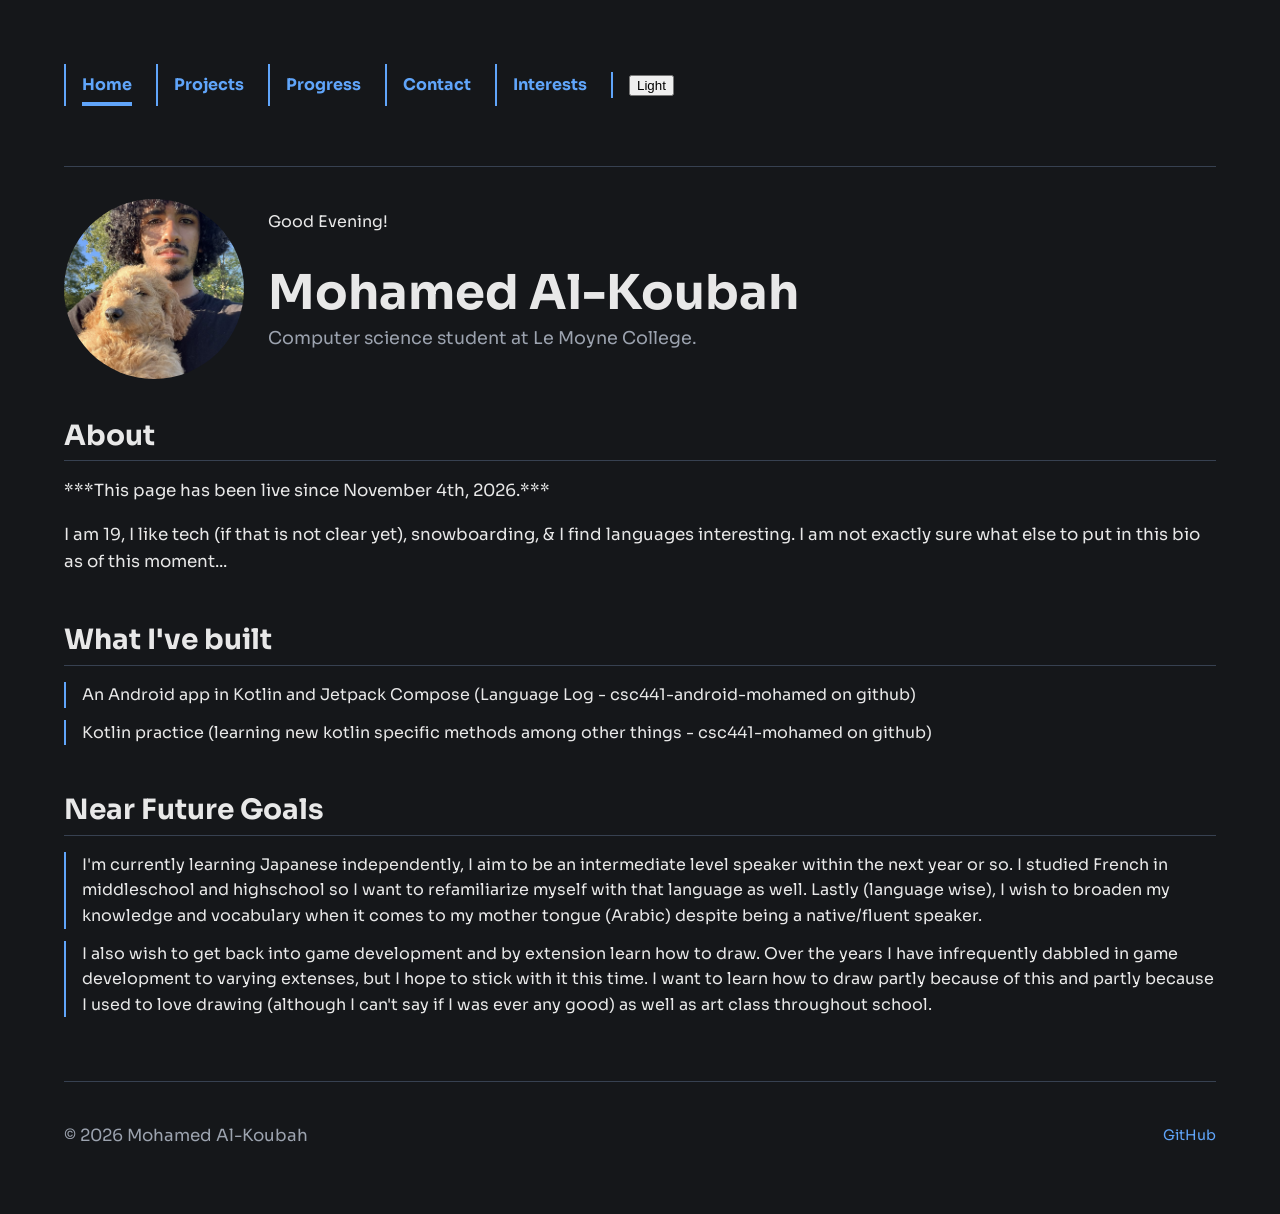
<file: index.html>
<!DOCTYPE html>
<html lang="en">

<head>
   <meta charset="UTF-8">
   <meta name="viewport" content="width=device-width, initial-scale=1.0">
   <title>Mohamed Al-Koubah</title>
   <link rel="icon" href="images/me.jpg"> <!-- icon to remove "favicon.ico" error -->

   <!-- Class 12 · Step 1: a typeface I chose -->
   <link rel="preconnect" href="https://fonts.googleapis.com">
   <link rel="preconnect" href="https://fonts.gstatic.com" crossorigin>
   <link href="https://fonts.googleapis.com/css2?family=Sora:wght@100..800&display=swap" rel="stylesheet">
   <link rel="stylesheet" href="styles.css">
   <!-- Class 15 - Step 1: my third file-->
   <script src="script.js" defer>

   </script>
</head>

<body>
   <!-- Class 13 - Step 2: navigation -->
   <nav>
      <ul>
         <li><a href="index.html" class="current">Home</a></li>
         <li><a href="projects.html">Projects</a></li>
         <li><a href="progress.html">Progress</a></li>
         <li><a href="contact.html">Contact</a></li>
         <li><a href="interests.html">Interests</a></li>
         <!-- Class 15 - Step 3: the theme button -->
         <li><button id="theme-toggle" type="button">Light</button></li>
      </ul>
   </nav>
   <!-- Class 11: Step 2: the page content -->
   <header>
      <!-- Class 12: Step 3: an image -->
      <img src="images/me.jpg" alt="Portrait of Mohamed Al-Koubah." class="portrait">
      <!-- Lab 12 · Task 1: group the text so it stacks beside the photo -->
      <div>
         <!-- Lab 15 - Step 5: one more thing that reacts (dynamic greeting!) -->
         <span id="greeting"></span>
         <h1>Mohamed Al-Koubah</h1>
         <p>Computer science student at Le Moyne College.</p>
      </div>

   </header>

   <main>

      <section>
         <h2>About</h2>
         <!-- Lab 17 - Task 3: something I can see -->
         <p>***This page has been live since November 4th, 2026.***</p>
         <p>I am 19, I like tech (if that is not clear yet), snowboarding, & I find languages interesting.
            I am not exactly sure what else to put in this bio as of this moment...
         </p>
      </section>

      <section>
         <h2>What I've built</h2>
         <ul>
            <li>An Android app in Kotlin and Jetpack Compose (Language Log - csc441-android-mohamed on github)</li>
            <li>Kotlin practice (learning new kotlin specific methods among other things - csc441-mohamed on github)
            </li>
         </ul>
      </section>

      <!-- Lab 11 · Task 2: a third section */ -->
      <section>
         <h2>Near Future Goals</h2>
         <ul>
            <li>
               I'm currently learning Japanese independently, I aim to be an intermediate level speaker within the next
               year or so.
               I studied French in middleschool and highschool so I want to refamiliarize myself with that language as
               well.
               Lastly (language wise), I wish to broaden my knowledge and vocabulary when it comes to my mother tongue
               (Arabic) despite being a native/fluent speaker.
            </li>

            <li>
               I also wish to get back into game development and by extension learn how to draw.
               Over the years I have infrequently dabbled in game development to varying extenses, but I hope to stick
               with it this time.
               I want to learn how to draw partly because of this and partly because I used to love drawing (although I
               can't say if I was ever any good) as well as art class throughout school.
            </li>
         </ul>
      </section>

   </main>

   <!-- Lab 12 · Task 3: two things in the footer -->
   <footer>
      <!-- Class 15 - Step 2: the year, written by JavaScript -->
      <p>© <span id="year"></span> Mohamed Al-Koubah</p>
      <!-- Lab 11 · Task 3: a link off my page -->
      <a href="https://github.com/kobadevv" target="_blank" rel="noopener">GitHub</a>
   </footer>
</body>

</html>
</file>
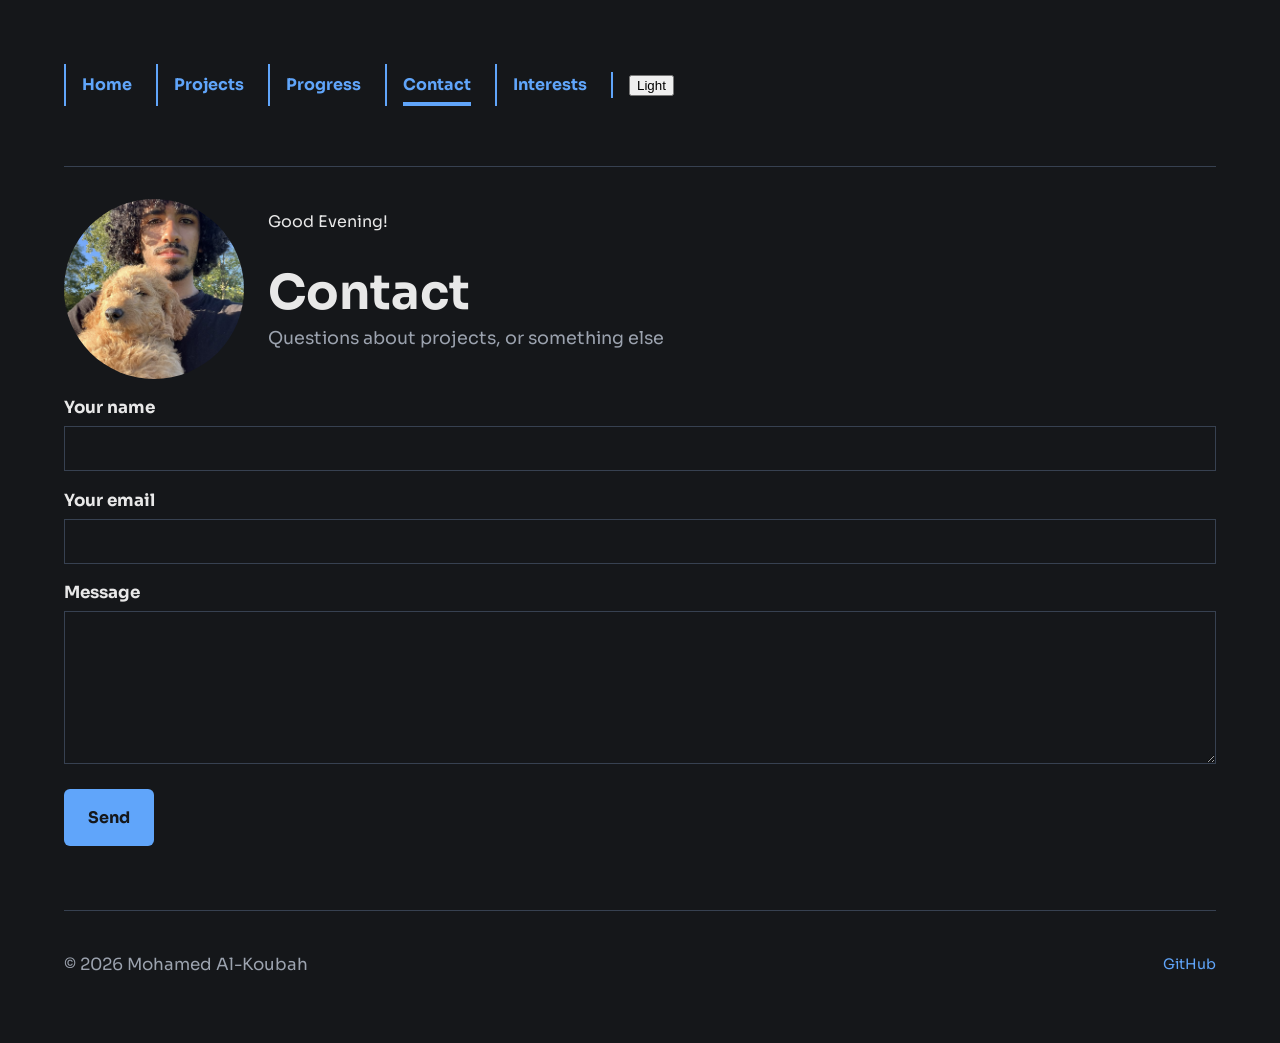
<file: contact.html>
<!DOCTYPE html>
<html lang="en">

<head>

    <meta charset="UTF-8">
    <meta name="viewport" content="width=device-width, initial-scale=1.0">

    <!-- Class 16 - Step 1: the contact link -->
    <title>Contact - Mohamed Al-Koubah</title>
    <link rel="icon" href="images/me.jpg"> <!-- icon to remove "favicon.ico" error -->

    <!-- Class 12 · Step 1: a typeface I chose -->
    <link rel="preconnect" href="https://fonts.googleapis.com">
    <link rel="preconnect" href="https://fonts.gstatic.com" crossorigin>
    <link href="https://fonts.googleapis.com/css2?family=Sora:wght@100..800&display=swap" rel="stylesheet">
    <link rel="stylesheet" href="styles.css">
    <!-- Class 15 - Step 1: my third file-->
    <script src="script.js" defer>

    </script>
</head>

<body>
    <!-- Class 13 - Step 2: navigation -->
    <nav>
        <ul>
            <li><a href="index.html">Home</a></li>
            <li><a href="projects.html">Projects</a></li>
            <li><a href="progress.html">Progress</a></li>
            <!-- Class 16 - Step 1: the contact link -->
            <li><a href="contact.html" class="current">Contact</a></li>
            <li><a href="interests.html">Interests</a></li>
            <!-- Class 15 - Step 3: the theme button -->
            <li><button id="theme-toggle" type="button">Light</button></li>
        </ul>
    </nav>
    <header>
        <!-- Class 12: Step 3: an image -->
        <img src="images/me.jpg" alt="Portrait of Mohamed Al-Koubah." class="portrait">
        <!-- Lab 12 · Task 1: group the text so it stacks beside the photo -->
        <div class="header-text">
            <!-- Lab 15 - Step 5: one more thing that reacts (dynamic greeting!) -->
            <span id="greeting"></span>
            <h1>Contact</h1>
            <p>Questions about projects, or something else</p>
        </div>
    </header>

    <main>
        <!-- Class 16 - Step 2: a form -->
        <!-- Class 18 - Step 1: let Netlify handle the submission -->
        <form id="contact-form" name="contact" method="POST" data-netlify="true" netlify-honeypot="bot-field"
            action="/thanks.html">
            <p class="hidden-field">
                <label>Leave this empty: <input name="bot-field" type="text"></label>
            </p>

            <p>
                <label for="name">Your name</label>
                <input id="name" name="name" type="text" required>
            </p>

            <p>
                <label for="email">Your email</label>
                <input id="email" name="email" type="email" required>
            </p>

            <p>
                <label for="message">Message</label>
                <textarea id="message" name="message" rows="5" required></textarea>
            </p>

            <button type="submit">Send</button>


        </form>

        <p id="form-status" role="status"></p>

    </main>

    <!-- Lab 12 · Task 3: two things in the footer -->
    <footer>
        <!-- Class 15 - Step 2: the year, written by JavaScript -->
        <p>© <span id="year"></span> Mohamed Al-Koubah</p>
        <!-- Lab 11 · Task 3: a link off my page -->
        <a href="https://github.com/kobadevv" target="_blank" rel="noopener">GitHub</a>
    </footer>
</body>

</html>
</file>
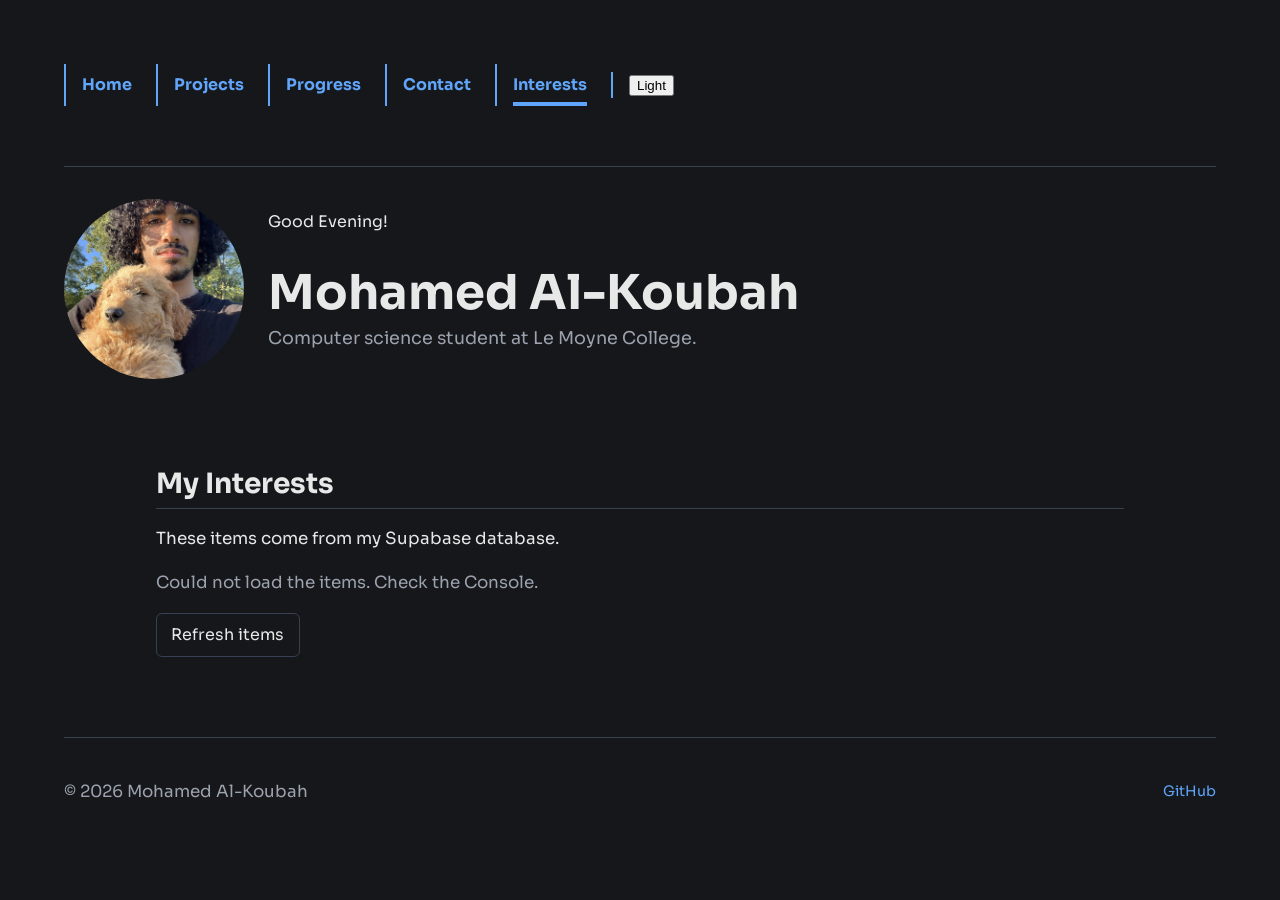
<file: interests.html>
<!DOCTYPE html>
<html lang="en">

<head>
    <meta charset="UTF-8">
    <meta name="viewport" content="width=device-width, initial-scale=1.0">
    <title>Mohamed Al-Koubah</title>
    <link rel="icon" href="images/me.jpg"> <!-- icon to remove "favicon.ico" error -->

    <!-- Class 12 · Step 1: a typeface I chose -->
    <link rel="preconnect" href="https://fonts.googleapis.com">
    <link rel="preconnect" href="https://fonts.gstatic.com" crossorigin>
    <link href="https://fonts.googleapis.com/css2?family=Sora:wght@100..800&display=swap" rel="stylesheet">
    <link rel="stylesheet" href="styles.css">
    <!-- Class 15 - Step 1: my third file-->
    <script src="script.js" defer></script>
    <!-- Class 20 · Step 2: API connection, then API page -->
    <script src="config.js" defer></script>
    <script src="interests.js" defer></script>
</head>

<body>
    <!-- Class 13 - Step 2: navigation -->
    <nav>
        <ul>
            <li><a href="index.html">Home</a></li>
            <li><a href="projects.html">Projects</a></li>
            <li><a href="progress.html">Progress</a></li>
            <li><a href="contact.html">Contact</a></li>
            <li><a href="interests.html" class="current">Interests</a></li>
            <!-- Class 15 - Step 3: the theme button -->
            <li><button id="theme-toggle" type="button">Light</button></li>
        </ul>
    </nav>
    <!-- Class 11: Step 2: the page content -->
    <header>
        <!-- Class 12: Step 3: an image -->
        <img src="images/me.jpg" alt="Portrait of Mohamed Al-Koubah." class="portrait">
        <!-- Lab 12 · Task 1: group the text so it stacks beside the photo -->
        <div>
            <!-- Lab 15 - Step 5: one more thing that reacts (dynamic greeting!) -->
            <span id="greeting"></span>
            <h1>Mohamed Al-Koubah</h1>
            <p>Computer science student at Le Moyne College.</p>
        </div>

    </header>

    <main>

        <!-- Class 20 · Step 1: add inside the existing <main> on interests.html -->
        <section class="interests-section">
            <h2>My Interests</h2>
            <p>These items come from my Supabase database.</p>
            <p id="showcase-status" role="status">Waiting to load...</p>
            <p id="showcase-count"></p>
            <!-- Lab 20 · Task 2: ask the API again -->
            <button id="showcase-refresh" type="button">Refresh items</button>
            <div id="showcase-grid" class="showcase-grid"></div>
        </section>

    </main>

    <!-- Lab 12 · Task 3: two things in the footer -->
    <footer>
        <!-- Class 15 - Step 2: the year, written by JavaScript -->
        <p>© <span id="year"></span> Mohamed Al-Koubah</p>
        <!-- Lab 11 · Task 3: a link off my page -->
        <a href="https://github.com/kobadevv" target="_blank" rel="noopener">GitHub</a>
    </footer>
</body>

</html>
</file>
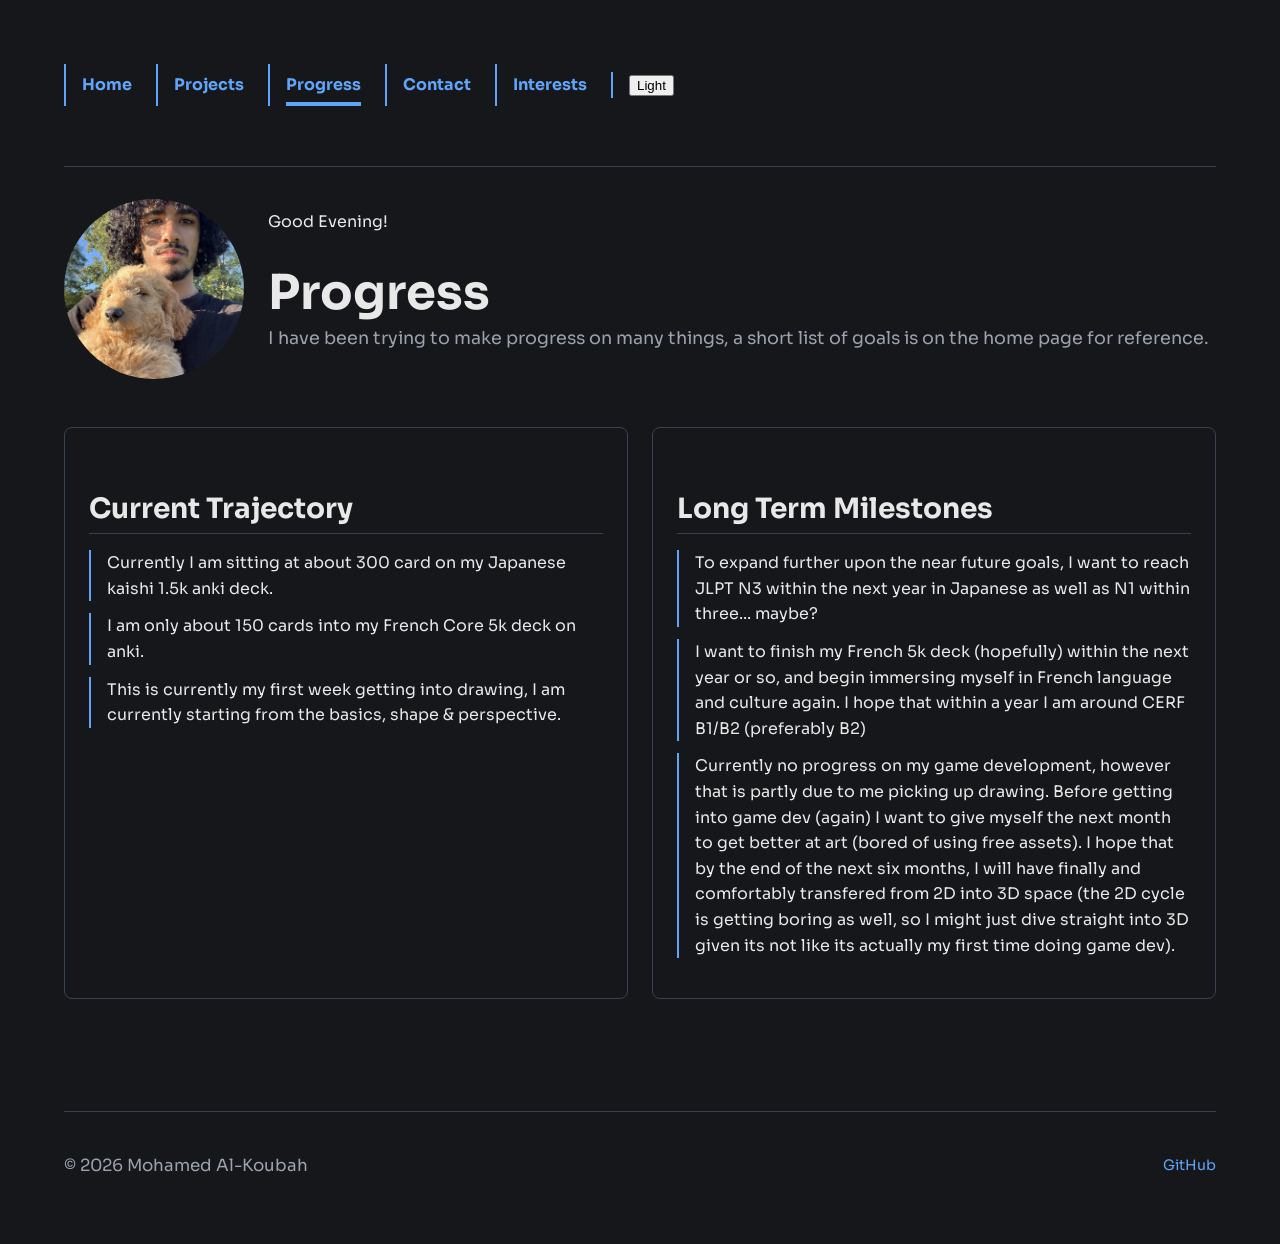
<file: progress.html>
<!DOCTYPE html>
<html lang="en">

<head>
    <meta charset="UTF-8">
    <meta name="viewport" content="width=device-width, initial-scale=1.0">
    <!-- Lab 13 - Step 2: my third page -->
    <title>Projects - Mohamed Al-Koubah</title>
    <link rel="icon" href="images/me.jpg"> <!-- icon to remove "favicon.ico" error -->

    <!-- Class 12 · Step 1: a typeface I chose -->
    <link rel="preconnect" href="https://fonts.googleapis.com">
    <link rel="preconnect" href="https://fonts.gstatic.com" crossorigin>
    <link href="https://fonts.googleapis.com/css2?family=Sora:wght@100..800&display=swap" rel="stylesheet">
    <link rel="stylesheet" href="styles.css">
    <!-- Lab 15 · Task 1: my third file -->
    <script src="script.js" defer></script>
</head>

<body>
    <!-- Class 13 - Step 2: navigation -->
    <nav>
        <ul>
            <li><a href="index.html">Home</a></li>
            <li><a href="projects.html">Projects</a></li>
            <li><a href="progress.html" class="current">Progress</a></li>
            <li><a href="contact.html">Contact</a></li>
            <li><a href="interests.html">Interests</a></li>
            <li><button id="theme-toggle" type="button">Light</button></li>
        </ul>
    </nav>
    <!-- Class 11: Step 2: the page content -->
    <header>
        <!-- Class 12: Step 3: an image -->
        <img src="images/me.jpg" alt="Portrait of Mohamed Al-Koubah." class="portrait">
        <!-- Lab 12 · Task 1: group the text so it stacks beside the photo -->
        <div>
            <!-- Lab 15 - Step 5: one more thing that reacts (dynamic greeting!) -->
            <span id="greeting"></span>
            <h1>Progress</h1>
            <p>I have been trying to make progress on many things, a short list of goals is on the home page for
                reference.</p>
        </div>
    </header>

    <main>
        <!-- Lab 14 · Task 3: cards on my reading page -->
        <div class="cards">
            <section class="card">
                <h2>Current Trajectory</h2>
                <ul>
                    <li>
                        Currently I am sitting at about 300 card on my Japanese kaishi 1.5k anki deck.
                    </li>
                    <li>
                        I am only about 150 cards into my French Core 5k deck on anki.
                    </li>
                    <li>
                        This is currently my first week getting into drawing, I am currently starting from the basics,
                        shape & perspective.
                    </li>
                </ul>
            </section>

            <section class="card">
                <h2>Long Term Milestones</h2>
                <ul>
                    <li>
                        To expand further upon the near future goals, I want to reach JLPT N3 within the next year in
                        Japanese as well as N1 within three... maybe?
                    </li>
                    <li>
                        I want to finish my French 5k deck (hopefully) within the next year or so, and begin immersing
                        myself in French language and culture again. I hope that within a year I am around CERF B1/B2
                        (preferably B2)
                    </li>
                    <li>
                        Currently no progress on my game development, however that is partly due to me picking up
                        drawing. Before getting into game dev (again) I want to give myself the next month to get better
                        at art (bored of using free assets).
                        I hope that by the end of the next six months, I will have finally and comfortably transfered
                        from 2D into 3D space (the 2D cycle is getting boring as well, so I might just dive straight
                        into 3D given its not like its actually my first time doing game dev).
                    </li>
                </ul>
            </section>
        </div>
    </main>

    <!-- Lab 12 · Task 3: two things in the footer -->
    <footer>
        <p>© <span id="year"></span> Mohamed Al-Koubah</p>
        <!-- Lab 11 · Task 3: a link off my page -->
        <a href="https://github.com/kobadevv" target="_blank" rel="noopener">GitHub</a>
    </footer>
</body>

</html>
</file>
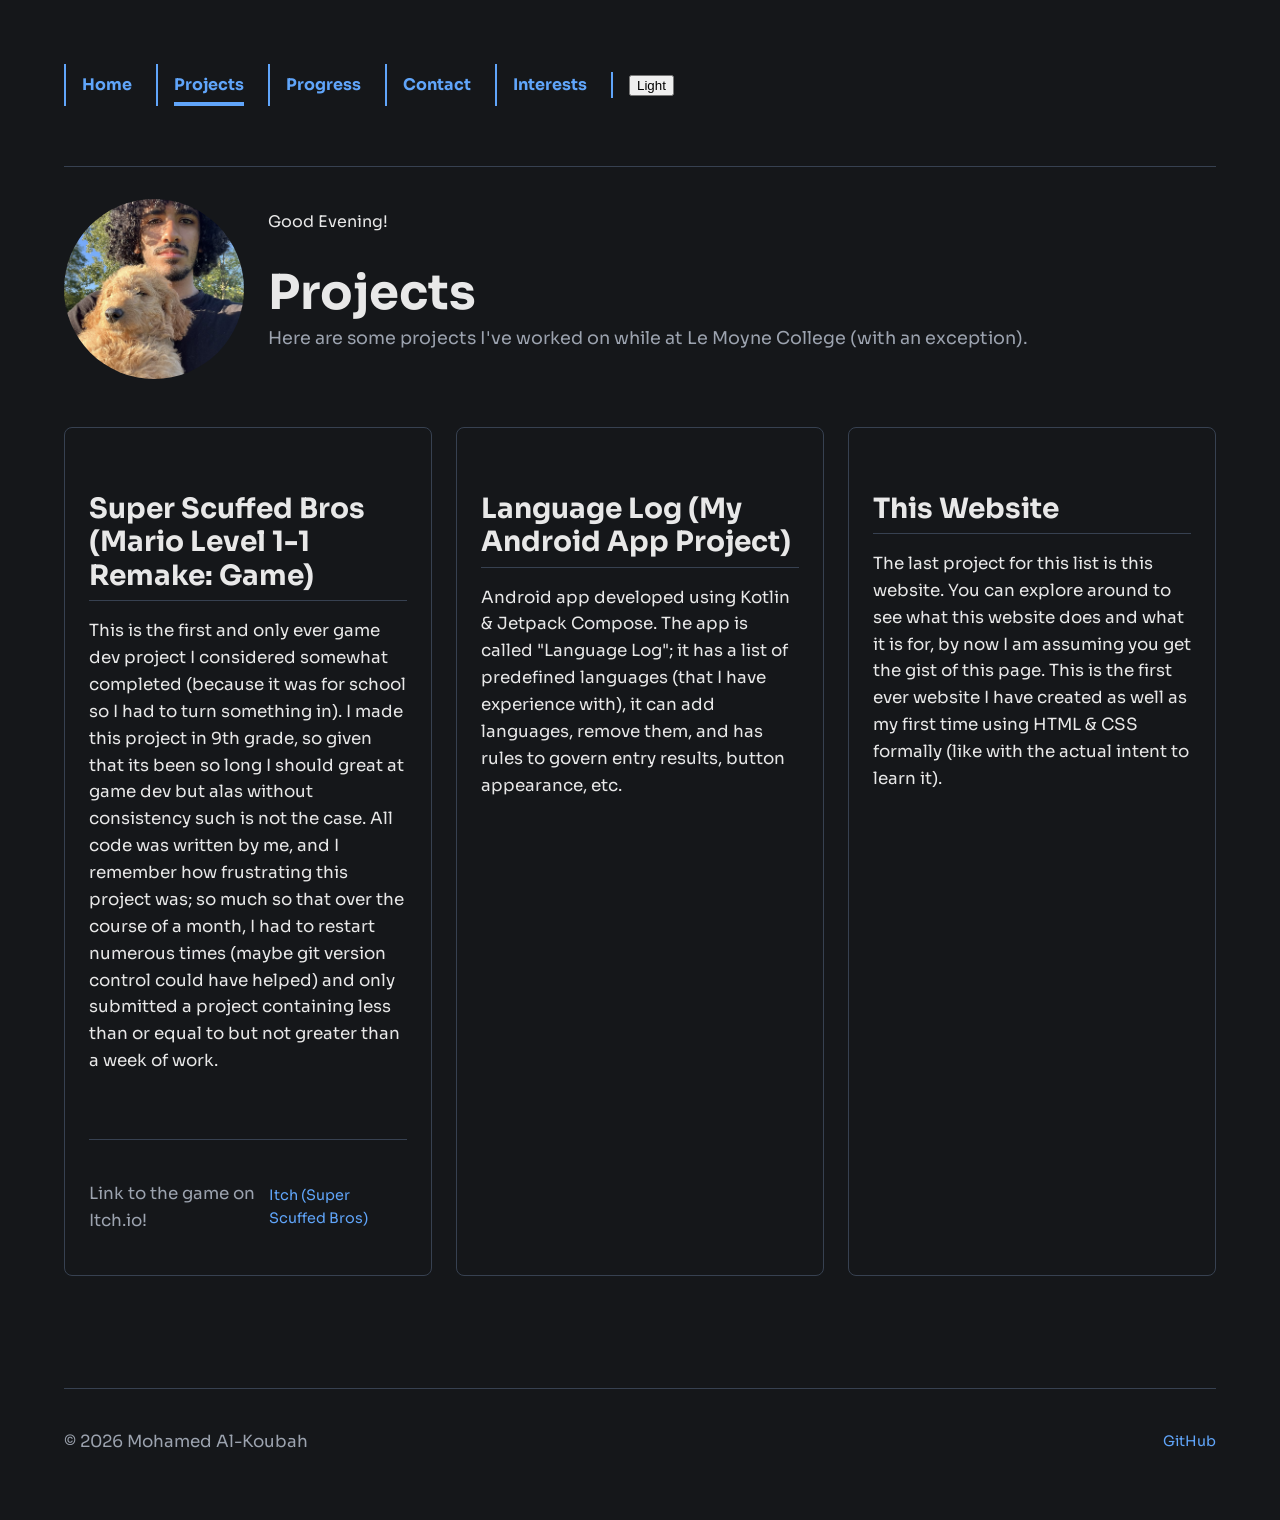
<file: projects.html>
<!DOCTYPE html>
<html lang="en">

<head>
   <meta charset="UTF-8">
   <meta name="viewport" content="width=device-width, initial-scale=1.0">
   <!-- Class 13 - Step 1: my second page -->
   <title>Projects - Mohamed Al-Koubah</title>
   <link rel="icon" href="images/me.jpg"> <!-- icon to remove "favicon.ico" error -->

   <!-- Class 12 · Step 1: a typeface I chose -->
   <link rel="preconnect" href="https://fonts.googleapis.com">
   <link rel="preconnect" href="https://fonts.gstatic.com" crossorigin>
   <link href="https://fonts.googleapis.com/css2?family=Sora:wght@100..800&display=swap" rel="stylesheet">
   <link rel="stylesheet" href="styles.css">
   <!-- Lab 15 · Task 1: my third file -->
   <script src="script.js" defer></script>
</head>

<body>
   <!-- Class 13 - Step 2: navigation -->
   <nav>
      <ul>
         <li><a href="index.html">Home</a></li>
         <li><a href="projects.html" class="current">Projects</a></li>
         <li><a href="progress.html">Progress</a></li>
         <li><a href="contact.html">Contact</a></li>
         <li><a href="interests.html">Interests</a></li>
         <li><button id="theme-toggle" type="button">Light</button></li>
      </ul>
   </nav>
   <!-- Class 11: Step 2: the page content -->
   <header>
      <!-- Class 12: Step 3: an image -->
      <img src="images/me.jpg" alt="Portrait of Mohamed Al-Koubah." class="portrait">
      <!-- Lab 12 · Task 1: group the text so it stacks beside the photo -->
      <div>
         <!-- Lab 15 - Step 5: one more thing that reacts (dynamic greeting!) -->
         <span id="greeting"></span>
         <h1>Projects</h1>
         <p>Here are some projects I've worked on while at Le Moyne College (with an exception).</p>
      </div>
   </header>

   <main>
      <!-- Class 14 · Step 1: a row of cards -->
      <div class="cards">
         <section class="card">
            <h2>Super Scuffed Bros (Mario Level 1-1 Remake: Game)</h2>
            <p>This is the first and only ever game dev project I considered somewhat completed (because it was for
               school so I had to turn something in). I made this project in 9th grade, so given that its been so long I
               should great at game dev but alas without consistency such is not the case. All code was written by me,
               and I remember how frustrating this project was; so much so that over the course of a month, I had to
               restart numerous times (maybe git version control could have helped) and only submitted a project
               containing less than or equal to but not greater than a week of work.</p>
            <footer>
               <p>Link to the game on Itch.io!</p>
               <a href="https://krypticod.itch.io/superscuffedbros" target="_blank" rel="noopener">Itch (Super Scuffed
                  Bros)</a>
            </footer>
         </section>
         <section class="card">
            <h2>Language Log (My Android App Project)</h2>
            <p>Android app developed using Kotlin & Jetpack Compose. The app is called "Language Log"; it has a list of
               predefined languages (that I have experience with), it can add languages, remove them, and has rules to
               govern entry results, button appearance, etc.</p>
         </section>
         <section class="card">
            <h2>This Website</h2>
            <p>The last project for this list is this website. You can explore around to see what this website does and
               what it is for, by now I am assuming you get the gist of this page. This is the first ever website I have
               created as well as my first time using HTML & CSS formally (like with the actual intent to learn it).</p>
         </section>
      </div>
   </main>

   <!-- Lab 12 · Task 3: two things in the footer -->
   <footer>
      <p>© <span id="year"></span> Mohamed Al-Koubah</p>
      <!-- Lab 11 · Task 3: a link off my page -->
      <a href="https://github.com/kobadevv" target="_blank" rel="noopener">GitHub</a>
   </footer>
</body>

</html>
</file>
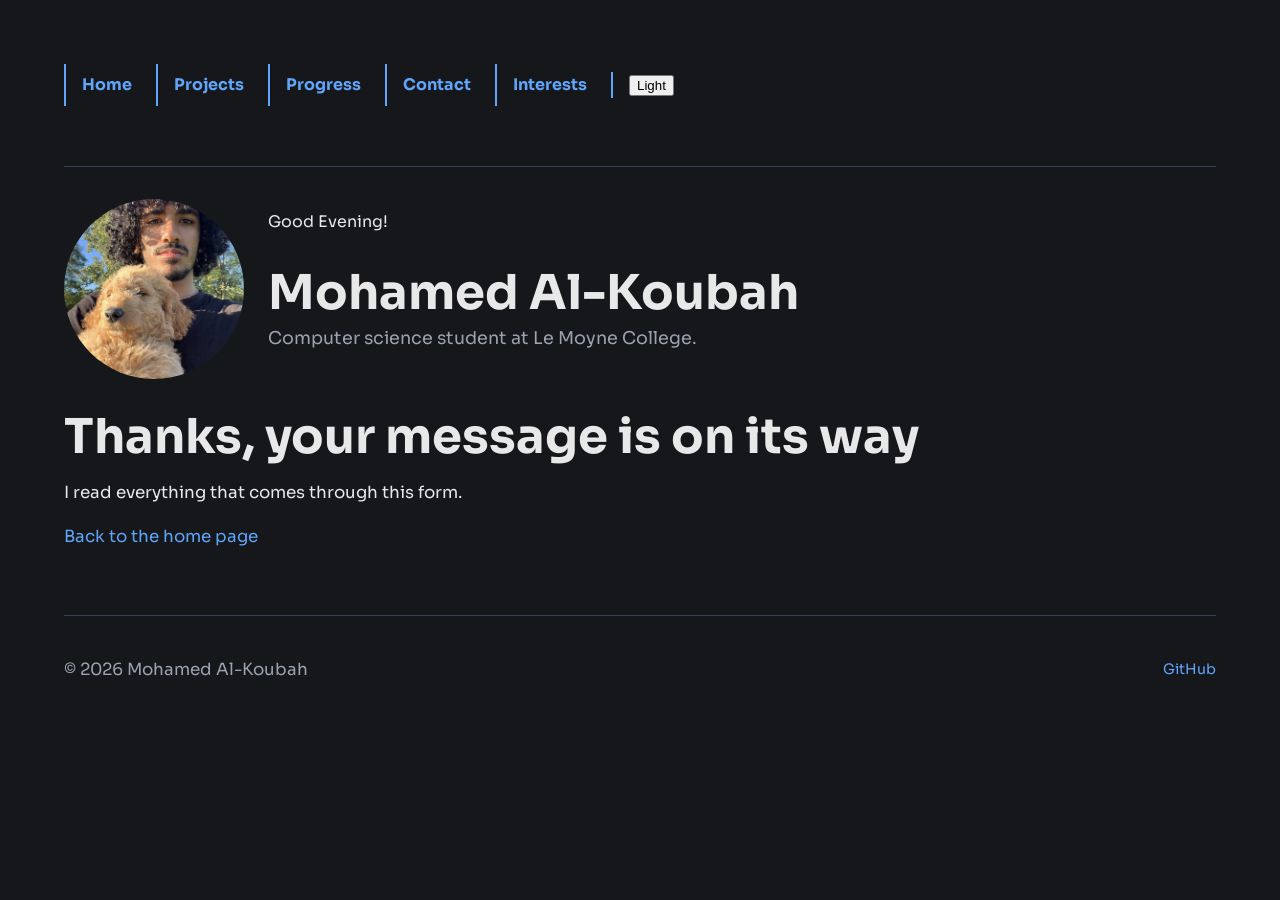
<file: thanks.html>
<!DOCTYPE html>
<html lang="en">

<head>
    <meta charset="UTF-8">
    <meta name="viewport" content="width=device-width, initial-scale=1.0">
    <title>Thanks</title>
    <link rel="icon" href="images/me.jpg"> <!-- icon to remove "favicon.ico" error -->

    <!-- Class 12 · Step 1: a typeface I chose -->
    <link rel="preconnect" href="https://fonts.googleapis.com">
    <link rel="preconnect" href="https://fonts.gstatic.com" crossorigin>
    <link href="https://fonts.googleapis.com/css2?family=Sora:wght@100..800&display=swap" rel="stylesheet">
    <link rel="stylesheet" href="styles.css">
    <!-- Class 15 - Step 1: my third file-->
    <script src="script.js" defer>

    </script>
</head>

<body>
    <!-- Class 13 - Step 2: navigation -->
    <nav>
        <ul>
            <li><a href="index.html">Home</a></li>
            <li><a href="projects.html">Projects</a></li>
            <li><a href="progress.html">Progress</a></li>
            <li><a href="contact.html">Contact</a></li>
            <li><a href="interests.html">Interests</a></li>
            <!-- Class 15 - Step 3: the theme button -->
            <li><button id="theme-toggle" type="button">Light</button></li>
        </ul>
    </nav>
    <!-- Class 11: Step 2: the page content -->
    <header>
        <!-- Class 12: Step 3: an image -->
        <img src="images/me.jpg" alt="Portrait of Mohamed Al-Koubah." class="portrait">
        <!-- Lab 12 · Task 1: group the text so it stacks beside the photo -->
        <div>
            <!-- Lab 15 - Step 5: one more thing that reacts (dynamic greeting!) -->
            <span id="greeting"></span>
            <h1>Mohamed Al-Koubah</h1>
            <p>Computer science student at Le Moyne College.</p>
        </div>

    </header>

    <!-- Lab 18: Task 2: where the form lands -->
    <main>
        <h1>Thanks, your message is on its way</h1>
        <p>I read everything that comes through this form.</p>
        <p><a href="/index.html">Back to the home page</a></p>
    </main>

    <!-- Lab 12 · Task 3: two things in the footer -->
    <footer>
        <!-- Class 15 - Step 2: the year, written by JavaScript -->
        <p>© <span id="year"></span> Mohamed Al-Koubah</p>
        <!-- Lab 11 · Task 3: a link off my page -->
        <a href="https://github.com/kobadevv" target="_blank" rel="noopener">GitHub</a>
    </footer>
</body>

</html>
</file>
<file: styles.css>
/* Class 16 - Step 3: padding counts inside width, not on top of it */
* {
    box-sizing: border-box;
}

/* Class 11 · Step 4: the basics */
:root {
    /* Lab 11 · Task 5: Your own colors */
    --text: #e8e8e8;
    --text-muted: #9ca3af;
    --accent: #60a5fa;
    --background: #15171a;
    --border: #374151;
    --error: lightsalmon;
}

body {
    font-family: "Sora", system-ui, -apple-system, "Segoe UI", sans-serif;
    color: var(--text);
    background: var(--background);
    line-height: 1.6;
    max-width: 75rem;
    margin: 0 auto;
    padding: 3rem 1.5rem;
    /* Lab 18 - Task 6: Fixing two things (prevent horizontal scrolling along mobile) */
    overflow-wrap: break-word;
}

h1 {
    font-size: 3rem;
    /* Class 12 · Step 2: my own scale */
    line-height: 1.1;
    margin-bottom: 0.25rem;
}

header p {
    color: var(--text-muted);
    font-size: 1.1rem;
    margin-top: 0;
}

h2 {
    font-size: 1.75rem;
    line-height: 1.2;
    margin-top: 2.5rem;
    border-bottom: 1px solid var(--border);
    padding-bottom: 0.5rem;
    margin-bottom: 1rem;
}

p {
    font-size: 1.05rem;
    margin-bottom: 1rem;
}

/* Lab 14 · Task 4: footer stacks on narrow screens */
footer {
    flex-direction: column;
    gap: 0.5rem;

    margin-top: 4rem;
    color: var(--text-muted);
    font-size: 0.9rem;

    /* Lab 12 · Task 3: footer */
    border-top: 1px solid var(--border);
    padding-top: 1.5rem;
    display: flex;
    justify-content: space-between;
    align-items: center;
}


/* Lab 11 · Task 4: links */
a {
    color: var(--accent);
    text-decoration: none;
    border-bottom: 1px solid transparent;
}

a:hover {
    border-bottom-color: var(--accent);
}

.portrait {
    width: 180px;
    height: 180px;
    object-fit: cover;
    border-radius: 50%;
}

/* Class 12 · Step 4: spacing on purpose */
section {
    margin-bottom: 3rem;
}

/* Lab 12 · Task 2: list without bullets */
ul {
    list-style: none;
    padding-left: 0;
}

li {
    margin-bottom: 0.75rem;
    padding-left: 1rem;
    border-left: 2px solid var(--accent);
}

/* Lab 12 · Task 1: header side by side */
header {
    display: flex;
    align-items: center;
    gap: 1.5rem;
    /* Lab 12 · Task 4: let the header stack when there isn't room */
    flex-wrap: wrap;
}

/* Class 13 - Step 3: the nav bar */
nav a {
    text-decoration: none;
    font-weight: 700;

    /* Lab 16 Task 3: the form on a phone (increased button space/size) */
    display: inline-block;
    padding-top: 0.5rem;
    padding-bottom: 0.25rem;
    border-bottom: .25rem solid transparent;
}

nav a:hover {
    border-bottom-color: var(--text-muted);
}

/* Lab 13 - Task 1: which page am I on*/
nav a.current {
    border-bottom-color: var(--accent);
    color: var(--accent);
}

/* Lab 13 - Task 4: seperate the bar from the header */
nav {
    padding-bottom: 1rem;
    border-bottom: 1px solid var(--border);
    margin-bottom: 2rem;
}

/* Lab 13 - Task 5: one (styling) thing of my own */
nav a:focus-visible {
    outline: 2px solid var(--accent);
}

/* Class 14 · Step 2: the cards go in a row */
.cards {
    margin-top: 3rem;
    /* Lab 14 · Step 5: two fixes (fix overlapping photo on cards [wide screens])*/
    display: flex;
    /* Class 14 · Step 3: stack by default */
    flex-direction: column;
    gap: 1.5rem;
    /* Lab 14 · Step 6: one layout choice of my own */
    flex-wrap: wrap;
}


.card {
    flex: 1 1 18rem;
    padding: 1.5rem;
    border: 1px solid var(--border);
    border-radius: 8px;
}

/* Lab 14 · Task 1: the nav stacks on narrow screens */
nav ul {
    list-style: none;
    padding-left: 0;
    display: flex;
    flex-direction: column;
    /* Lab 18 - Task 6: Fixing two things (increased gap along nav links) */
    gap: 1rem;
    margin-bottom: 2rem;
}

/* Class 14 · Step 3: a row when there's room */
@media (min-width: 50rem) {
    .cards {
        flex-direction: row;
    }

    nav ul {
        flex-direction: row;
        gap: 1.5rem;
        align-items: center;
    }

    footer {
        flex-direction: row;
        justify-content: space-between;
    }
}

/* Lab 14 · Step 5: two fixes (fix photo clipping)*/
img {
    max-width: 100%;
    height: auto;
}

body.light {
    --text: black;
    --text-muted: gray;
    --accent: royalblue;
    --background: white;
    --border: dimgray;
}

/* Class 16 - Step 3: the form */
form label {
    display: block;
    font-weight: 700;
    margin-bottom: 0.25rem;
}

form input,
form textarea {
    font: inherit;
    width: 100%;
    padding: 0.5rem;
    border: 1px solid var(--border);
    scroll-padding-block-start: 6px;
    background: var(--background);
    color: var(--text)
}

form input:focus,
form textarea:focus {
    outline: 2px solid var(--accent);
    outline-offset: 1px;
}

form button {
    font: inherit;
    font-weight: 700;
    color: var(--background);
    background: var(--accent);
    border: none;
    border-radius: 6px;

    /* Lab 16 Task 3: the form on a phone (increased button size to 44px minimum) */
    padding: 1rem 1.5rem;
    cursor: pointer;
}

#form-status {
    font-weight: 700;
    color: var(--accent);
}

/* Lab 16 · Task 1: the error state */
#form-status.error {
    color: var(--error);
}

/* Class 18: Step 2: the honey pot, hidden from people */
.hidden-field {
    display: none;
}

/* Class 20 · Step 5: cards use your existing theme variables */
.interests-section {
    max-width: 1000px;
    margin: 2rem auto;
    padding: 1rem;
}

.showcase-grid {
    display: grid;
    grid-template-columns: repeat(auto-fit, minmax(min(100%, 250px), 1fr));
    gap: 1rem;
}

.showcase-card {
    padding: 1rem;
    border: 1px solid var(--border, lightgray);
    background: var(--background, white);
    color: var(--text, black);
    border-radius: 12px;
}

.showcase-card h3 {
    margin: 0 0 .4rem;
}

.showcase-card small {
    color: var(--accent, royalblue);
    font-weight: 700;
}

.showcase-card p {
    line-height: 1.5;
}

#showcase-status {
    color: var(--text-muted, dimgray);
}

/* Lab 20 · Task 3: pictures and card spacing */
.showcase-card {
    overflow: hidden;
    padding: 0;
}

.showcase-photo {
    display: block;
    width: 100%;
    aspect-ratio: 16 / 10;
    object-fit: cover;
}

.showcase-body {
    padding: 1rem;
}

#showcase-refresh {
    font: inherit;
    padding: .5rem .9rem;
    border-radius: 6px;
    cursor: pointer;
    border: 1px solid var(--border, lightgray);
    color: var(--text, black);
    background: var(--background, white);
}

#showcase-refresh:focus-visible {
    outline: 2px solid var(--accent, royalblue);
}
</file>
